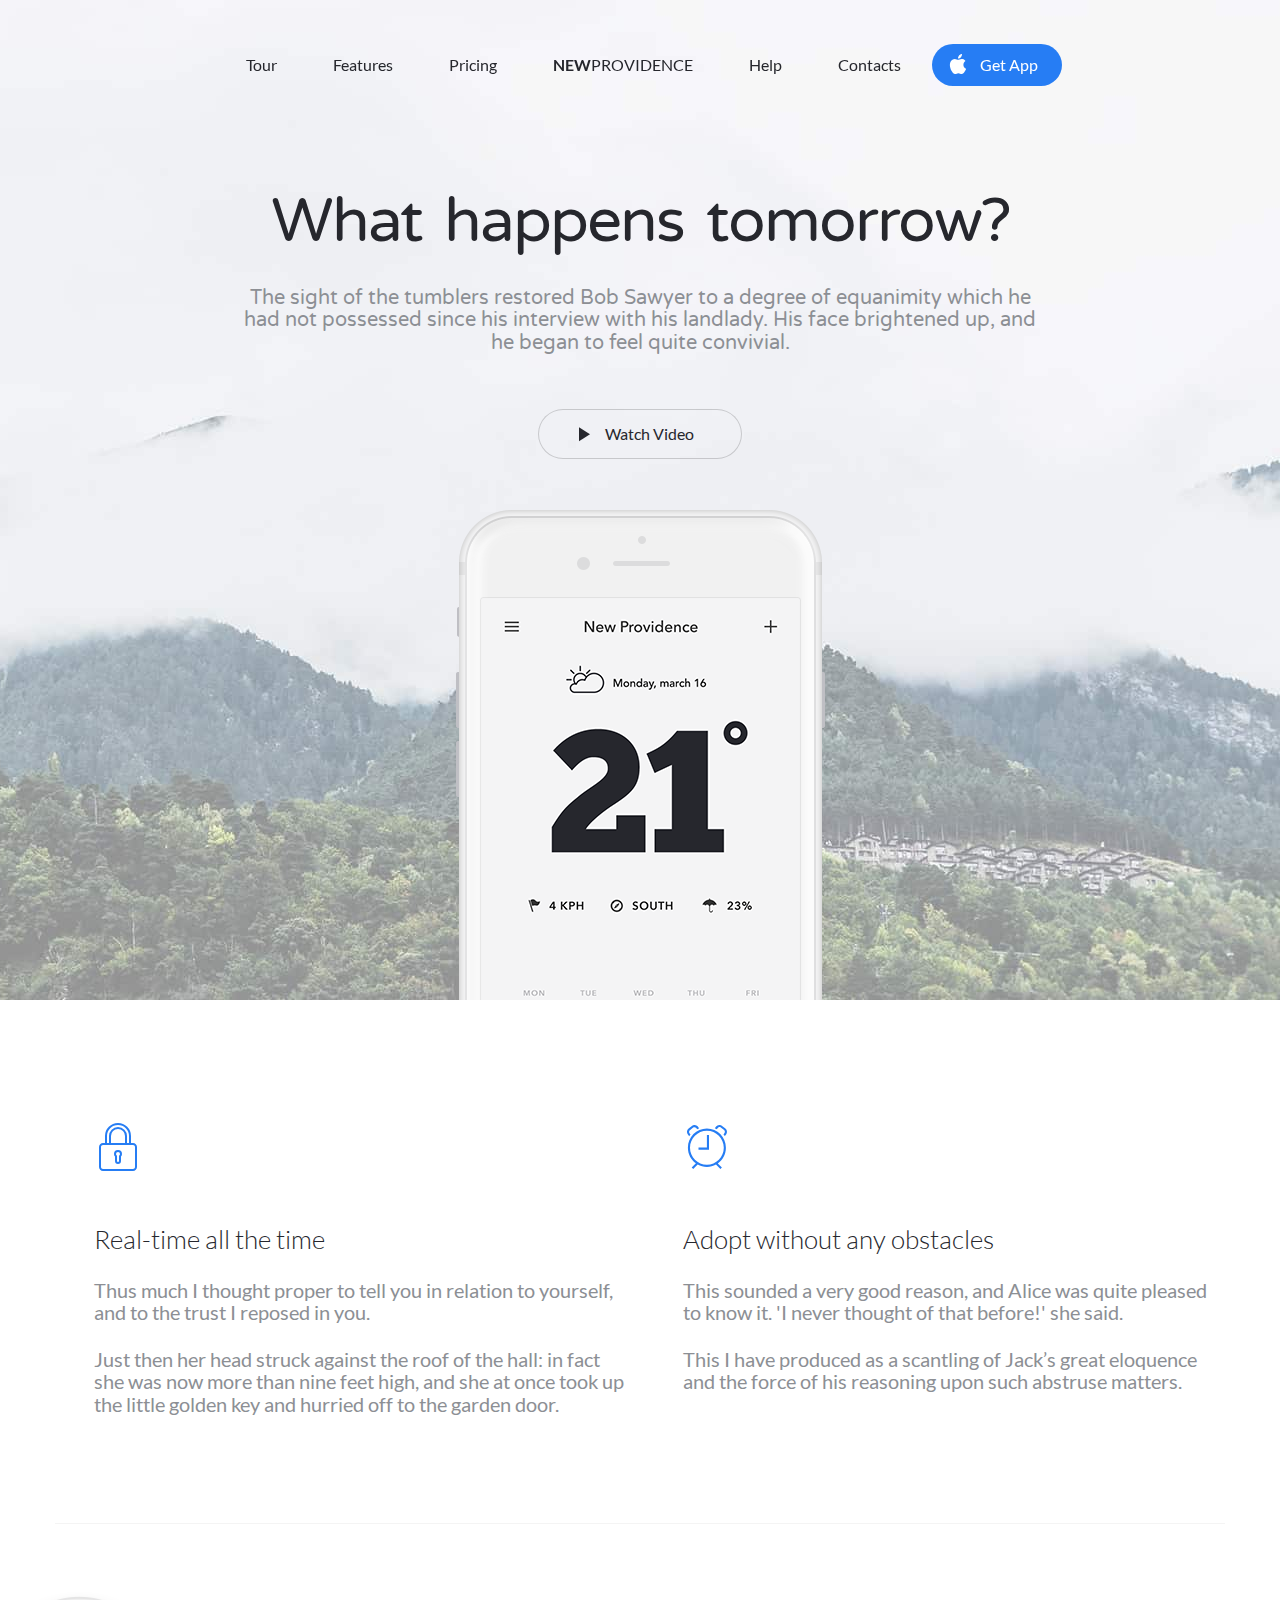
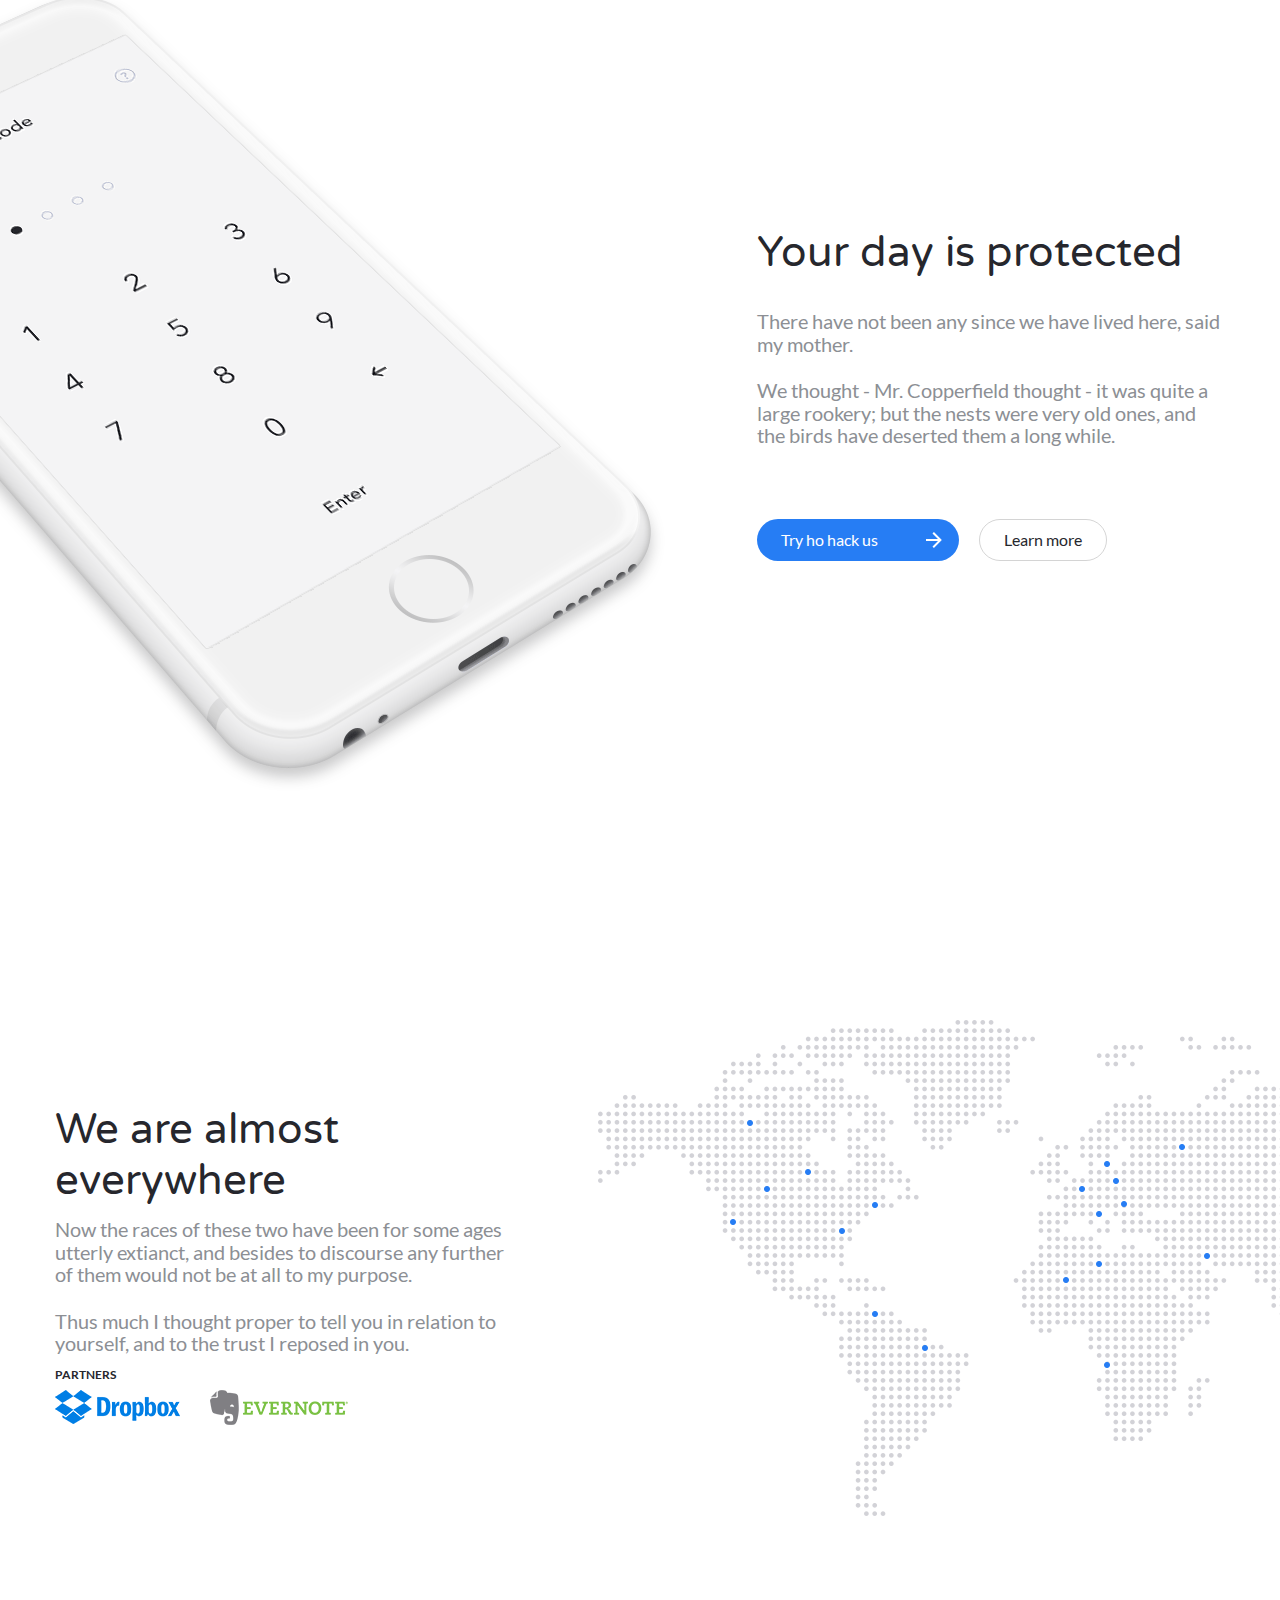
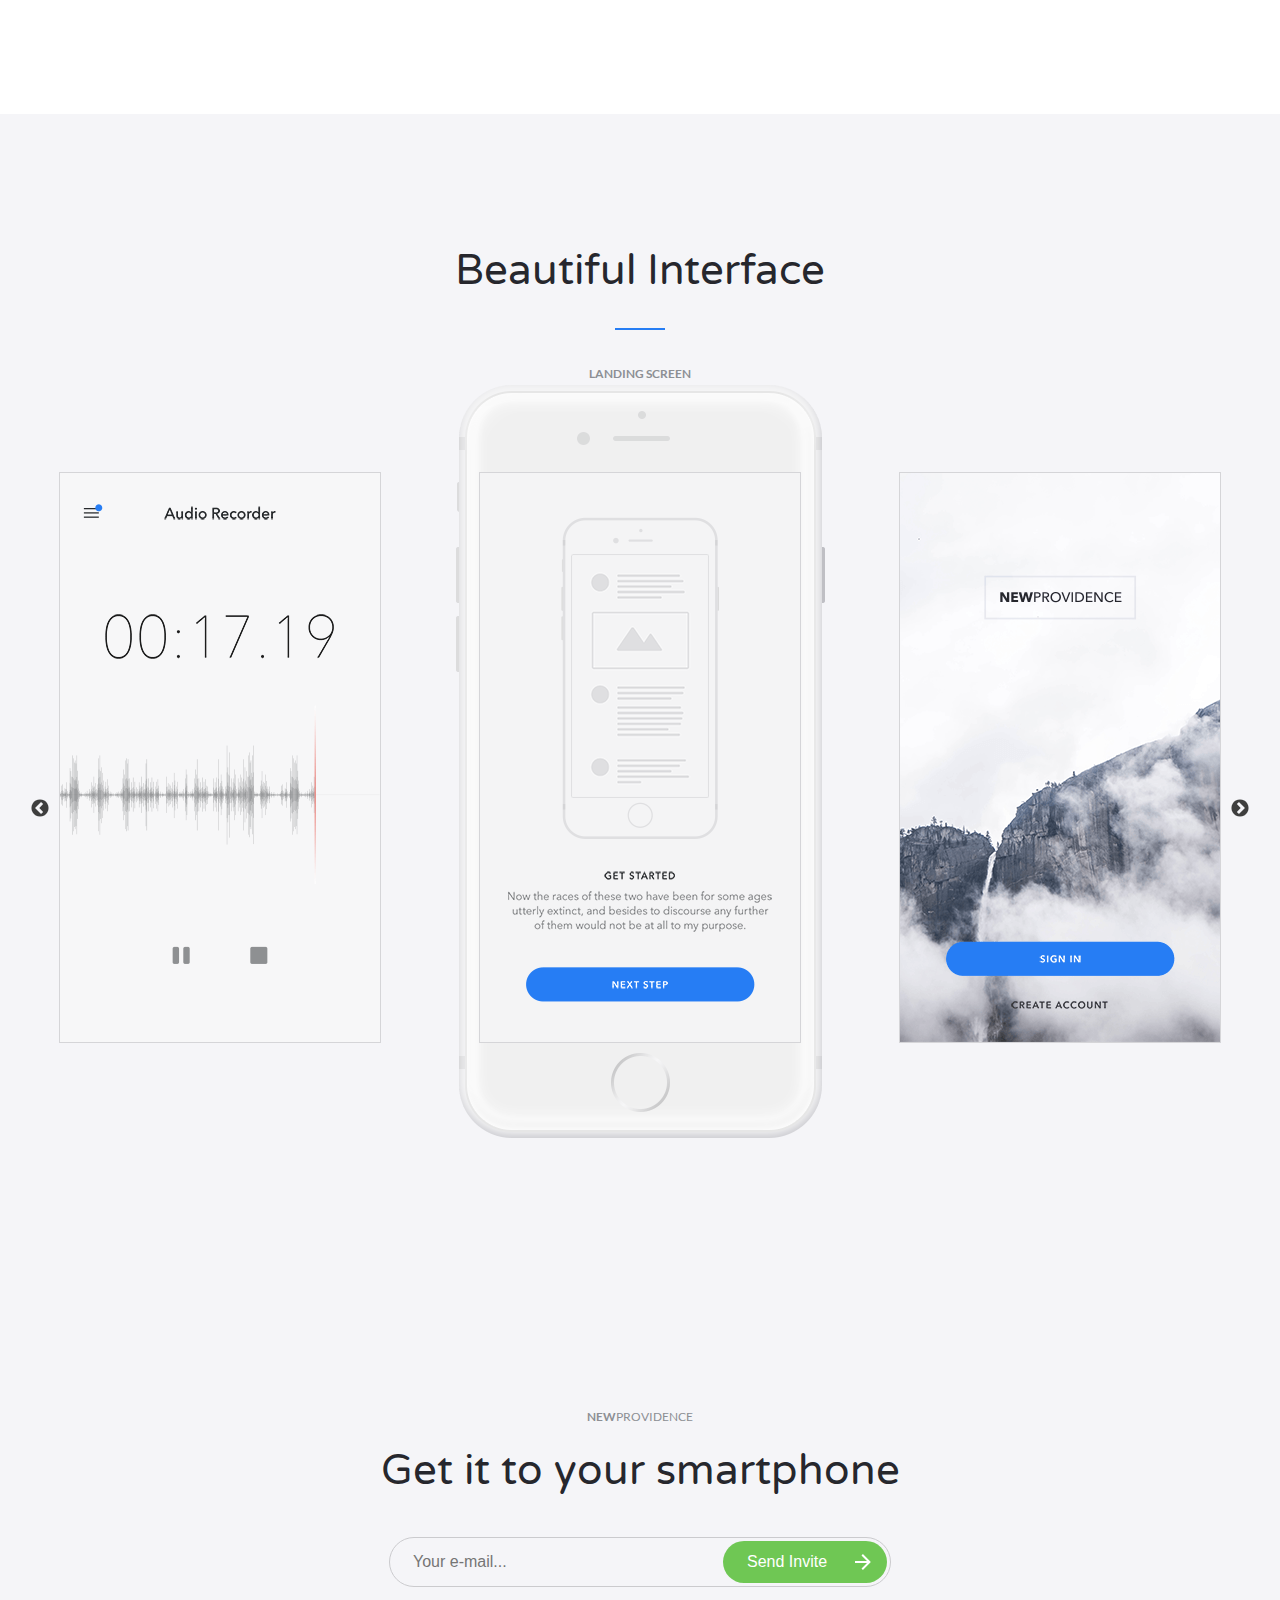
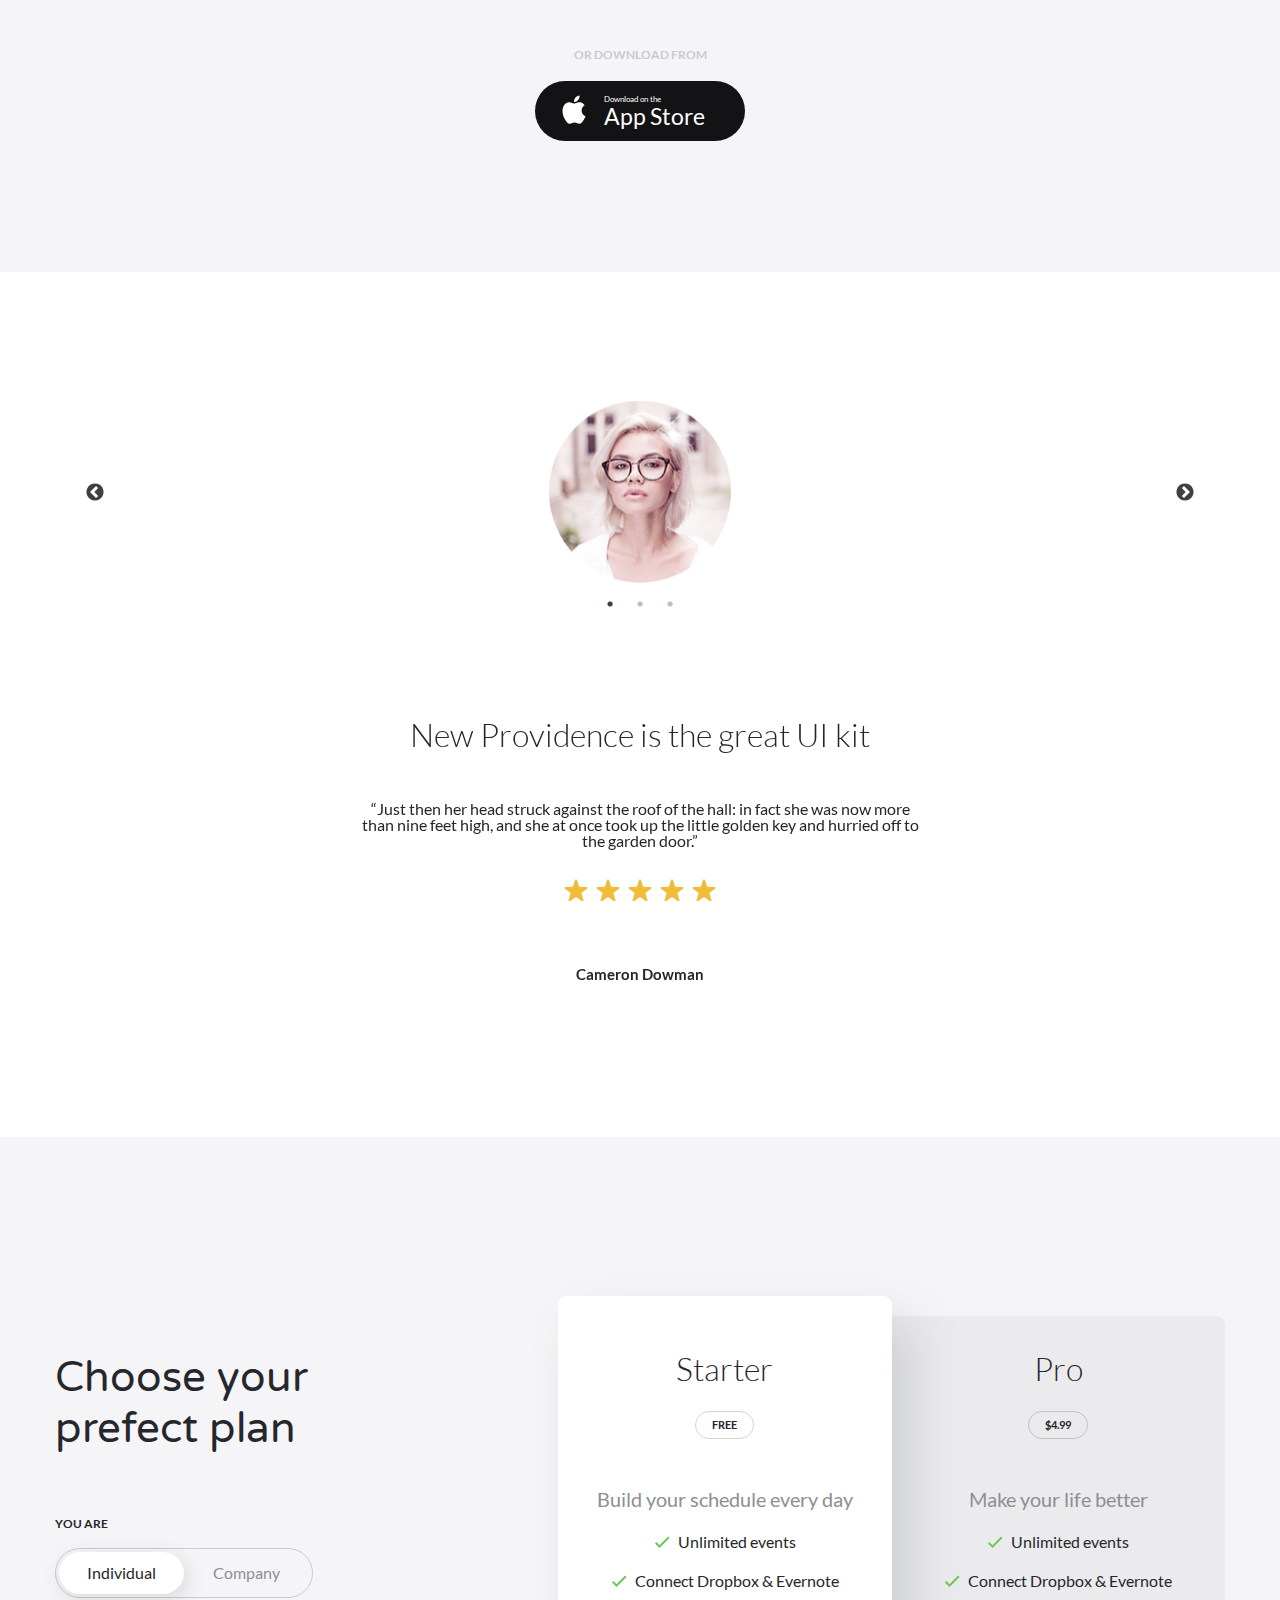
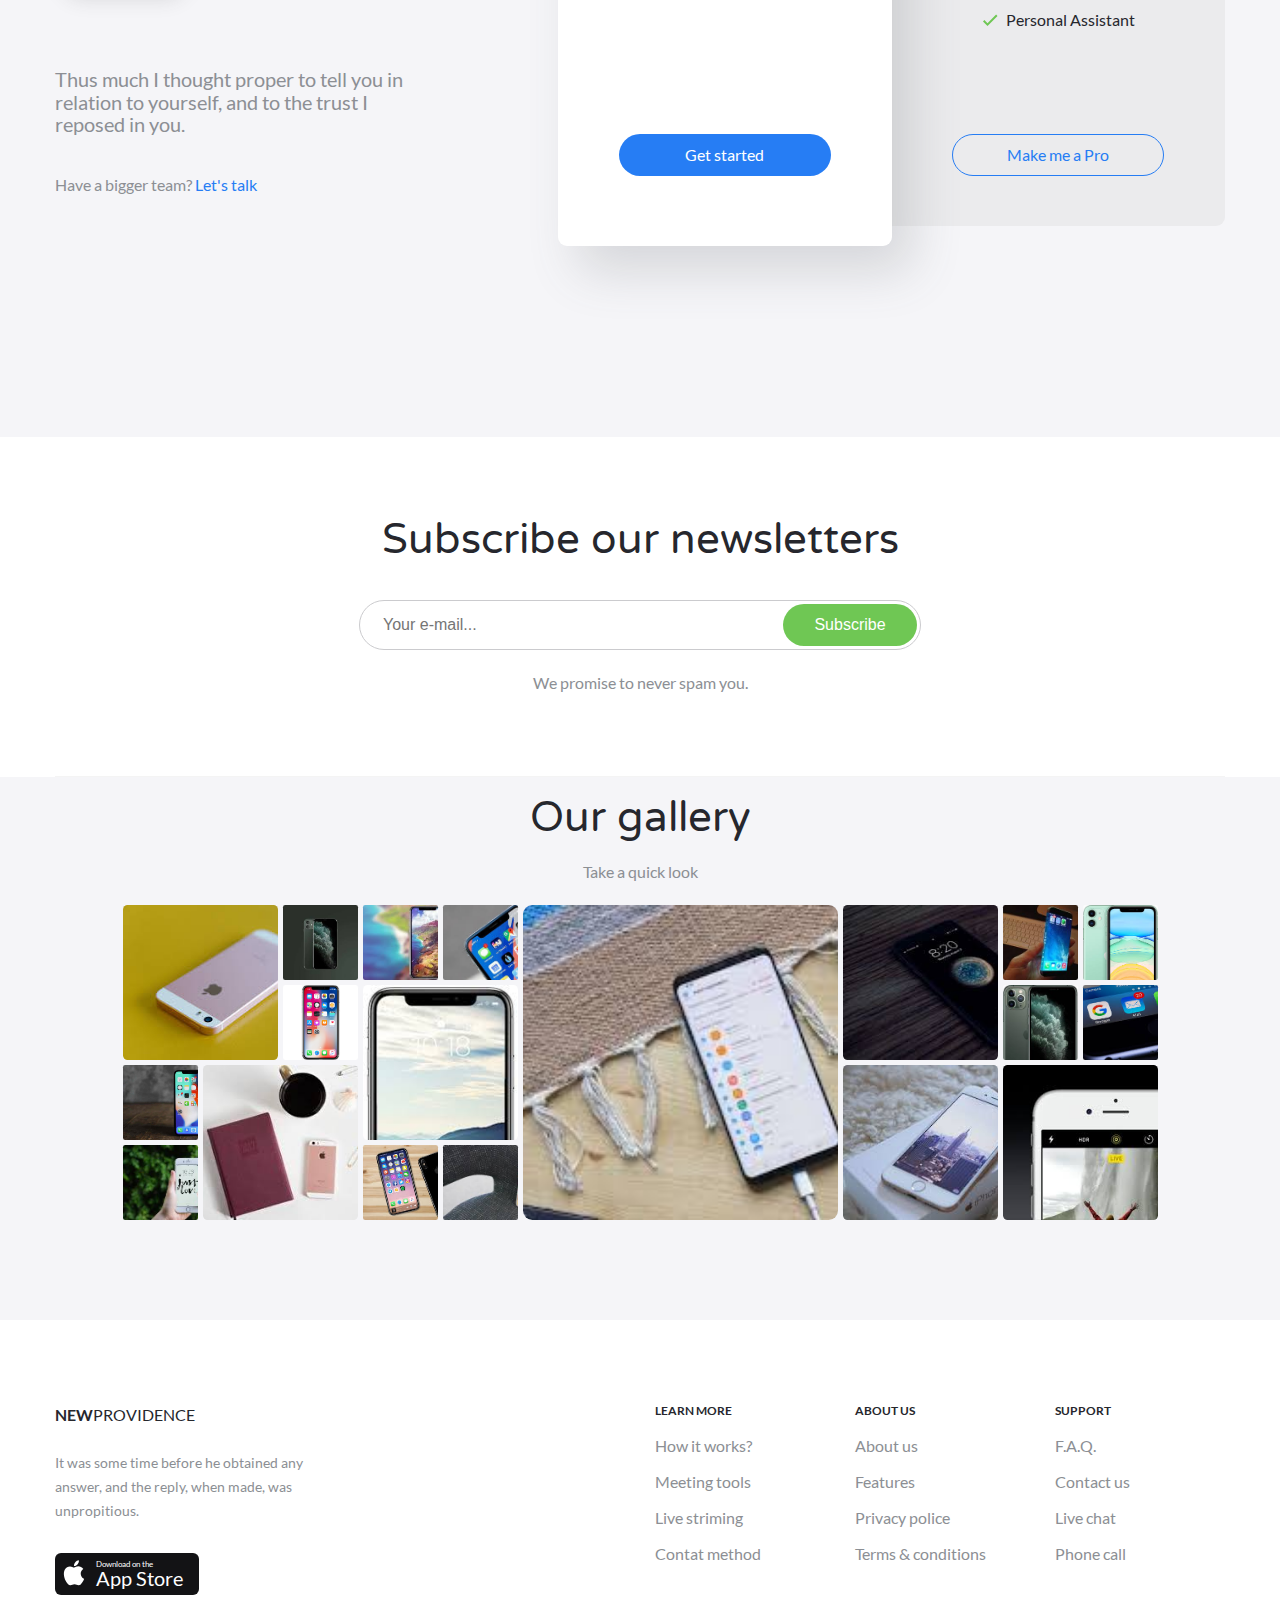
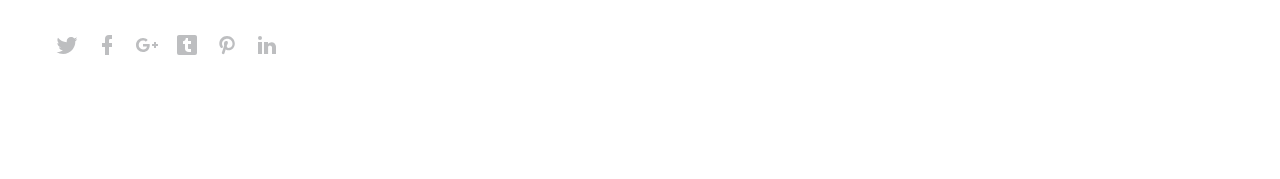
<file: index.html>
﻿<!DOCTYPE html>
<html lang="en">

<head>
    <meta charset="utf-8">
    <meta name="viewport" content="width=device-width, initial-scale=1.0, user-scalable=no">
    <title>New Providence</title>
    <link rel="shortcut icon" href="./media/ic_apple_white.png" />
    <link rel="stylesheet" href="./css/styles.css">
    <link rel="stylesheet" href="./css/slick.css">
    <link rel="stylesheet" href="./css/slick-theme.css">
</head>

<body>
    <header>
        <div class="header-container">
            <div class="container">
                <a class="menu-icon"></a>
                <img src="./media/logo.png" class="logotype" alt="logotype">
                <div class="menu-container">
                    <a class="menu-close"></a>
                    <nav>
                        <ul class="header-menu">
                            <li>
                                <a href="#tour">Tour</a>
                            </li>
                            <li>
                                <a href="#features">Features</a>
                            </li>
                            <li>
                                <a href="#plan">Pricing</a>
                            </li>
                            <li>
                                <a class="logo" href="/">New<span>Providence</span></a>

                            </li>
                            <li>
                                <a href="#">Help</a>
                            </li>
                            <li>
                                <a href="#">Contacts</a>
                            </li>
                        </ul>
                    </nav>
                    <a href="#" class="round-button round-button_blue round-button_apple">Get App</a>
                </div>
            </div>
        </div>
    </header>
    <main>
        <section>
            <div class="top-description">
                <div class="container">
                    <h2 class="top-description__title">What happens tomorrow?</h2>
                    <p class="top-description__subtitle">
                        The sight of the tumblers restored Bob Sawyer to a degree of equanimity which he had not
                        possessed since his interview with his landlady. His face brightened up, and he began to
                        feel quite convivial.
                    </p>
                    <a href="#" class="round-button round-button_play">Watch Video</a>
                    <img src="./media/header_iphone.png" class="top-description__image" alt="header-iphone">
                </div>
            </div>
        </section>
        <section>
            <div class="container feature-container">
                <div class="feature-column">
                    <img src="./media/ic_lock_blue_48px.svg" alt="lock-icon">
                    <h3 class="feature-column__title feature-column__title_lock">
                        Real-time all the time
                    </h3>
                    <p class="feature-column__text">
                        Thus much I thought proper to tell you in relation to yourself, and to the trust I
                        reposed in you.
                    </p>
                    <p class="feature-column__text">
                        Just then her head struck against the roof of the hall: in fact she was now more than
                        nine feet high, and she at once took up the little golden key and hurried off to the
                        garden door.
                    </p>
                </div>
                <div class="feature-column">
                    <img src="./media/ic_alarm_clock_blue_48px.svg" alt="clock-icon">
                    <h3 class="feature-column__title feature-column__title_alarm">
                        Adopt without any obstacles
                    </h3>
                    <p class="feature-column__text">
                        This sounded a very good reason, and Alice was quite pleased to know it. 'I never
                        thought of that before!' she said.
                    </p>
                    <p class="feature-column__text">
                        This I have produced as a scantling of Jack’s great eloquence and the force of his
                        reasoning upon such abstruse matters.
                    </p>
                </div>
            </div>
        </section>
        <section id="features">
            <div class="iphone-feature">
                <div class="container">
                    <div class="iphone-feature__block">
                        <h3 class="iphone-feature__title">
                            Your day is protected
                        </h3>
                        <p class="iphone-feature__text">
                            There have not been any since we have lived here, said my mother.
                        </p>
                        <p class="iphone-feature__text iphone-feature__text_bottom-space">
                            We thought - Mr. Copperfield thought - it was quite a large rookery; but the nests were
                            very old ones, and the birds have deserted them a long while.
                        </p>
                        <a class="round-button round-button_blue iphone-feature__button iphone-feature__button_wide"
                            href="#">
                            <span class="iphone-feature__arrow-icon"></span>Try ho hack us
                        </a><a class="round-button iphone-feature__button" href="#">Learn more</a>
                    </div>
                </div>
            </div>
        </section>
        <section>
            <div class="map-feature">
                <div class="container">
                    <div class="map-feature__block">
                        <h3 class="map-feature__title">
                            We are almost everywhere
                        </h3>
                        <p class="map-feature__text">
                            Now the races of these two have been for some ages utterly extianct, and besides to
                            discourse any further of them would not be at all to my purpose.
                        </p>
                        <p class="map-feature__text">
                            Thus much I thought proper to tell you in relation to yourself, and to the trust I
                            reposed in you.
                        </p>
                        <h6>
                            Partners
                        </h6>
                        <a class="partner-dropbox" href="#" target="_blank" rel="nofollow">
                        </a><a class="partner-evernote" href="#" target="_blank" rel="nofollow"></a>
                    </div>
                </div>
            </div>
        </section>
        <section id="tour">
            <div class="iphone-screens">
                <div class="container">
                    <h3 class="iphone-screens__title">Beautiful Interface</h3>
                    <p class="iphone-screens__subtitle">
                        Landing screen
                    </p>
                </div>
                <img src="./media/iphoneFrame.png" alt="iphone-without-screen" class="interface__frame">
                <div class="interface__slider center">
                    <div class="">
                        <img src="./media/Screen1.png" alt="screenshot-1" class="interface__img">
                    </div>
                    <div class="">
                        <img src="./media/Screen2.png" alt="screenshot-2" class="interface__img">
                    </div>
                    <div class="">
                        <img src="./media/ScreenMain.png" alt="screenshot-3" class="interface__img">
                    </div>
                    <div class="">
                        <img src="./media/Screen3.png" alt="screenshot-4" class="interface__img">
                    </div>
                    <div class="">
                        <img src="./media/Screen4.png" alt="screenshot-5" class="interface__img">
                    </div>
                </div>
            </div>
        </section>
        <section>
            <div class="invitation-block">
                <div class="container">
                    <div class="logo invitation-block__logo">New<span>Providence</span></div>
                    <h3 class="invitation-block__title">
                        Get it to your smartphone
                    </h3>
                    <form method="post" action="/" class="invitation-form">
                        <button type="submit" class="round-button round-button_green invitation-form__button">
                            Send<span>&nbsp;Invite</span>
                            <span class="invitation-form__button-arrow"></span>
                        </button>
                        <input type="email" name="address" class="invitation-form__field" maxlength="50"
                            placeholder="Your e-mail..." required>
                    </form>
                    <p class="invitation-block__divider-text">Or download from</p>
                    <a href="#" rel="nofollow" class="round-button round-button_app-store">
                        <span>Download on the</span>App Store
                    </a>
                </div>
            </div>
        </section>
        <section class="feedback" id="feedback">
            <div class="container">
                <div class="slider-nav">
                    <div class="">
                        <img src="./media/user1.jpg" alt="user photo" class="feedback__img">
                    </div>
                    <div class="">
                        <img src="./media/user3.jpg" alt="user photo" class="feedback__img">
                    </div>
                    <div class="">
                        <img src="./media/user2.jpg" alt="user photo" class="feedback__img">
                    </div>
                </div>
                <div class="slider-for">
                    <div>
                        <p class="feedback__title">
                            New Providence is the great UI kit
                        </p>
                        <p class="feedback__content">
                            “Just then her head struck against the roof of the hall: in fact she was now more than nine
                            feet high, and she at once took up the little golden key and hurried off to the garden
                            door.”
                        </p>
                        <img src="./media/Stars.png" alt="Stars" class="stars-img">
                        <p class="feedback__sign">
                            Cameron Dowman
                        </p>
                    </div>
                    <div>
                        <p class="feedback__title">
                            New Providence is the great UI kit
                        </p>
                        <p class="feedback__content">
                            “impus the little golden key and hurried off to the garden door.”
                        </p>
                        <img src="./media/Stars.png" alt="Stars" class="stars-img">
                        <p class="feedback__sign">
                            Cameron ASAD
                        </p>
                    </div>
                    <div>
                        <p class="feedback__title">
                            New Providence is the great UI kit
                        </p>
                        <p class="feedback__content">
                            “Lorem ipsum dolor sit amet, consectetur adipisicing elit. Sapiente vitae possimus provident
                            vel, repellendus voluptas, a vero earum soluta quas cumque perferendis, voluptate ipsam in
                            dolores saepe iure esse quos.”
                        </p>
                        <img src="./media/Stars.png" alt="Stars" class="stars-img">
                        <p class="feedback__sign">
                            Cameron POW
                        </p>
                    </div>
                </div>
            </div>
        </section>
        <section id="plan">
            <div class="plan-container">
                <div class="container">
                    <div class="plan-text">
                        <h3 class="plan-text__title">
                            Choose your prefect plan
                        </h3>
                        <p class="plan-text__subtitle">
                            You are
                        </p>
                        <div class="plan-text__switch">
                            <a class="plan-text__switch-button round-button round-button_white">Individual</a>
                            <a
                                class="plan-text__switch-button round-button round-button_white round-button_disabled">Company</a>
                        </div>
                        <p class="plan-text__description">
                            Thus much I thought proper to tell you in relation to yourself, and to the trust I
                            reposed in you.
                        </p>
                        <p class="plan-text__additional">
                            <small>
                                Have a bigger team? <a href="#">Let's talk</a>
                            </small>
                        </p>
                    </div>
                    <div class="plan-items">
                        <div class="plan-item plan-primary">
                            <article>
                                <h4 class="plan-item__title">
                                    Starter
                                </h4>
                                <p class="plan-item__price">
                                    Free
                                </p>
                                <p class="plan-item__description">
                                    Build your schedule every day
                                </p>
                                <ul class="plan-item__feature-list">
                                    <li>
                                        <p class="plan-item__feature-item">
                                            Unlimited events
                                        </p>
                                    </li>
                                    <li>
                                        <p class="plan-item__feature-item">
                                            Connect Dropbox & Evernote
                                        </p>
                                    </li>
                                </ul>
                                <a class="round-button round-button_blue plan-item__button" href="#">
                                    Get started
                                </a>
                            </article>
                        </div>
                        <div class="plan-item plan-secondary">
                            <h4 class="plan-item__title">
                                Pro
                            </h4>
                            <p class="plan-item__price">
                                $4.99
                            </p>
                            <p class="plan-item__description">
                                Make your life better
                            </p>
                            <ul class="plan-item__feature-list">
                                <li>
                                    <p class="plan-item__feature-item">
                                        Unlimited events
                                    </p>
                                </li>
                                <li>
                                    <p class="plan-item__feature-item">
                                        Connect Dropbox & Evernote
                                    </p>
                                </li>
                                <li>
                                    <p class="plan-item__feature-item">
                                        Personal Assistant
                                    </p>
                                </li>
                            </ul>
                            <a class="round-button round-button_thin-blue plan-item__button" href="#">
                                Make me a Pro
                            </a>
                        </div>
                    </div>
                </div>
            </div>
        </section>
        <section>
            <div class="container subscribe-container">
                <h3 class="subscribe-title">
                    Subscribe our newsletters
                </h3>
                <form method="post" action="/" class="subscribe-form">
                    <button type="submit" class="round-button round-button_green subscribe-form__button">
                        Subscribe
                    </button>
                    <input type="email" name="address" class="subscribe-form__field" maxlength="50"
                        placeholder="Your e-mail..." required>
                </form>
                <p class="subscribe-additional">
                    <small>
                        We promise to never spam you.
                    </small>
                </p>
            </div>
        </section>
        <section class="gallery-section">
            <h3 class="gallery-section-title">Our gallery</h3>
            <p class="gallery-section-subtitle">Take a quick look</p>
            <div class="container">
                <div class="photo photo1"></div>
                <div class="photo photo2"></div>
                <div class="photo photo3"></div>
                <div class="photo photo4"></div>
                <div class="photo photo5"></div>
                <div class="photo photo6"></div>
                <div class="photo photo7"></div>
                <div class="photo photo8"></div>
                <div class="photo photo9"></div>
                <div class="photo photo10"></div>
                <div class="photo photo11"></div>
                <div class="photo photo12"></div>
                <div class="photo photo13"></div>
                <div class="photo photo14"></div>
                <div class="photo photo15"></div>
                <div class="photo photo16"></div>
                <div class="photo photo17"></div>
                <div class="photo photo18"></div>
                <div class="photo photo19"></div>
                <div class="photo photo20"></div>
            </div>
        </section>
    </main>
    <footer>
        <div class="container footer-container">
            <div class="footer-links__container">
                <div class="footer-links">
                    <h6 class="footer-links__title">
                        Learn more
                    </h6>
                    <ul class="footer-links__list">
                        <li>
                            <a href="#">How it works?</a>
                        </li>
                        <li>
                            <a href="#">Meeting tools</a>
                        </li>
                        <li>
                            <a href="#">Live striming</a>
                        </li>
                        <li>
                            <a href="#">Contat method</a>
                        </li>
                    </ul>
                </div>
                <div class="footer-links">
                    <h6 class="footer-links__title">
                        About us
                    </h6>
                    <ul class="footer-links__list">
                        <li>
                            <a href="#">About us</a>
                        </li>
                        <li>
                            <a href="#">Features</a>
                        </li>
                        <li>
                            <a href="#">Privacy police</a>
                        </li>
                        <li>
                            <a href="#">Terms & conditions</a>
                        </li>
                    </ul>
                </div>
                <div class="footer-links">
                    <h6 class="footer-links__title">
                        Support
                    </h6>
                    <ul class="footer-links__list">
                        <li>
                            <a href="#">F.A.Q.</a>
                        </li>
                        <li>
                            <a href="#">Contact us</a>
                        </li>
                        <li>
                            <a href="#">Live chat</a>
                        </li>
                        <li>
                            <a href="#">Phone call</a>
                        </li>
                    </ul>
                </div>
            </div>
            <div class="footer-description">
                <div class="logo">New<span>Providence</span></div>
                <p class="footer-description__text">
                    It was some time before he obtained any answer, and the reply, when made, was unpropitious.
                </p>
                <a href="#" rel="nofollow" class="footer-description__button">
                    <span>Download on the</span>App Store
                </a>
                <ul class="footer-description__socials">
                    <li>
                        <a href="#" class="footer-description__socials-twitter"></a>
                    </li>
                    <li>
                        <a href="#" class="footer-description__socials-facebook"></a>
                    </li>
                    <li>
                        <a href="#" class="footer-description__socials-gplus"></a>
                    </li>
                    <li>
                        <a href="#" class="footer-description__socials-tumblr"></a>
                    </li>
                    <li>
                        <a href="#" class="footer-description__socials-pinterest"></a>
                    </li>
                    <li>
                        <a href="#" class="footer-description__socials-linkedin"></a>
                    </li>
                </ul>
            </div>
        </div>
    </footer>
    <script src="js/jquery-3.4.1.min.js"></script>
    <script src="js/slick.js"></script>
    <script src="js/scripts.js"></script>
</body>

</html>
</file>
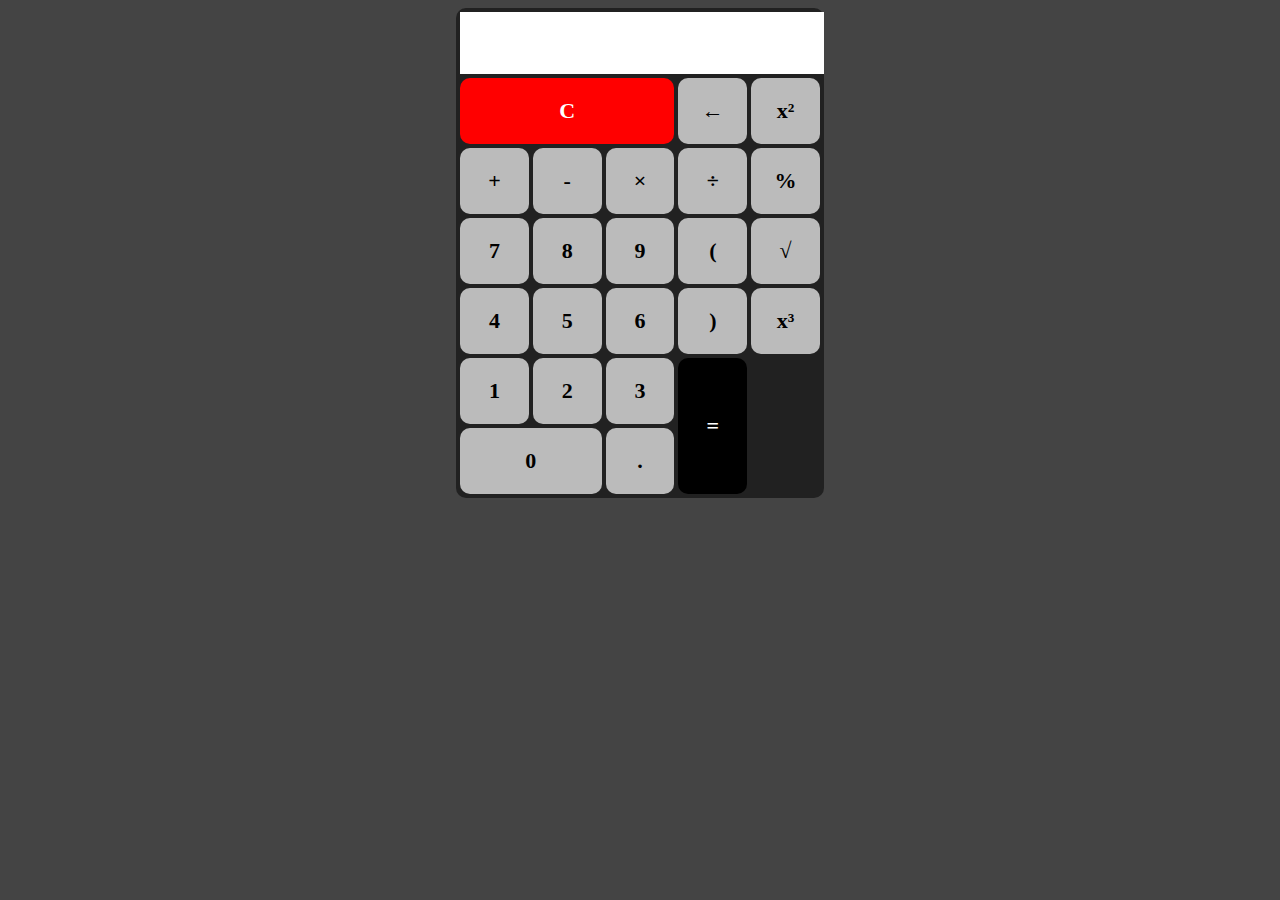
<file: calc/index.html>
<!DOCTYPE html>
<html lang="en">

<head>
    <meta charset="UTF-8">
    <meta name="viewport" content="width=device-width, initial-scale=1.0">
    <meta http-equiv="X-UA-Compatible" content="ie=edge">
    <link rel="stylesheet" href="./styles/main.css">
    <title>Document</title>
</head>

<body>
    <div class="container">
        <div class="item input">
            <form name="form"><input type="text" name="textview" readonly>
            </form>
        </div>
        <div class="item clean" onclick="clean()">C</div>
        <div class="item back" onclick="back()">&larr;</div>
        <div class="item" onclick="insert('**2')">x&sup2;</div>
        <div class="item" onclick="insert('+')">+</div>
        <div class="item" onclick="insert('-')">-</div>
        <div class="item" onclick="insert('*')">&times;</div>
        <div class="item" onclick="insert('/')">&divide;</div>
        <div class="item" onclick="insert('/100*')">%</div>
        <div class="item" onclick="insert('7')">7</div>
        <div class="item" onclick="insert('8')">8</div>
        <div class="item" onclick="insert('9')">9</div>
        <div class="item" onclick="insert('(')">(</div>
        <div class="item" onclick="insert('**0.5')">&radic;</div>
        <div class="item" onclick="insert('4')">4</div>
        <div class="item" onclick="insert('5')">5</div>
        <div class="item" onclick="insert('6')">6</div>
        <div class="item" onclick="insert(')')">)</div>
        <div class="item" onclick="insert('**3')">x&sup3;</div>
        <div class="item" onclick="insert('1')">1</div>
        <div class="item" onclick="insert('2')">2</div>
        <div class="item" onclick="insert('3')">3</div>
        <div class="item equal" onclick="equal()">=</div>
        <div class="item zero" onclick="insert('0')">0</div>
        <div class="item" onclick="insert('.')">.</div>
    </div>
    <script src="./script/main.js"></script>
</body>

</html>
</file>
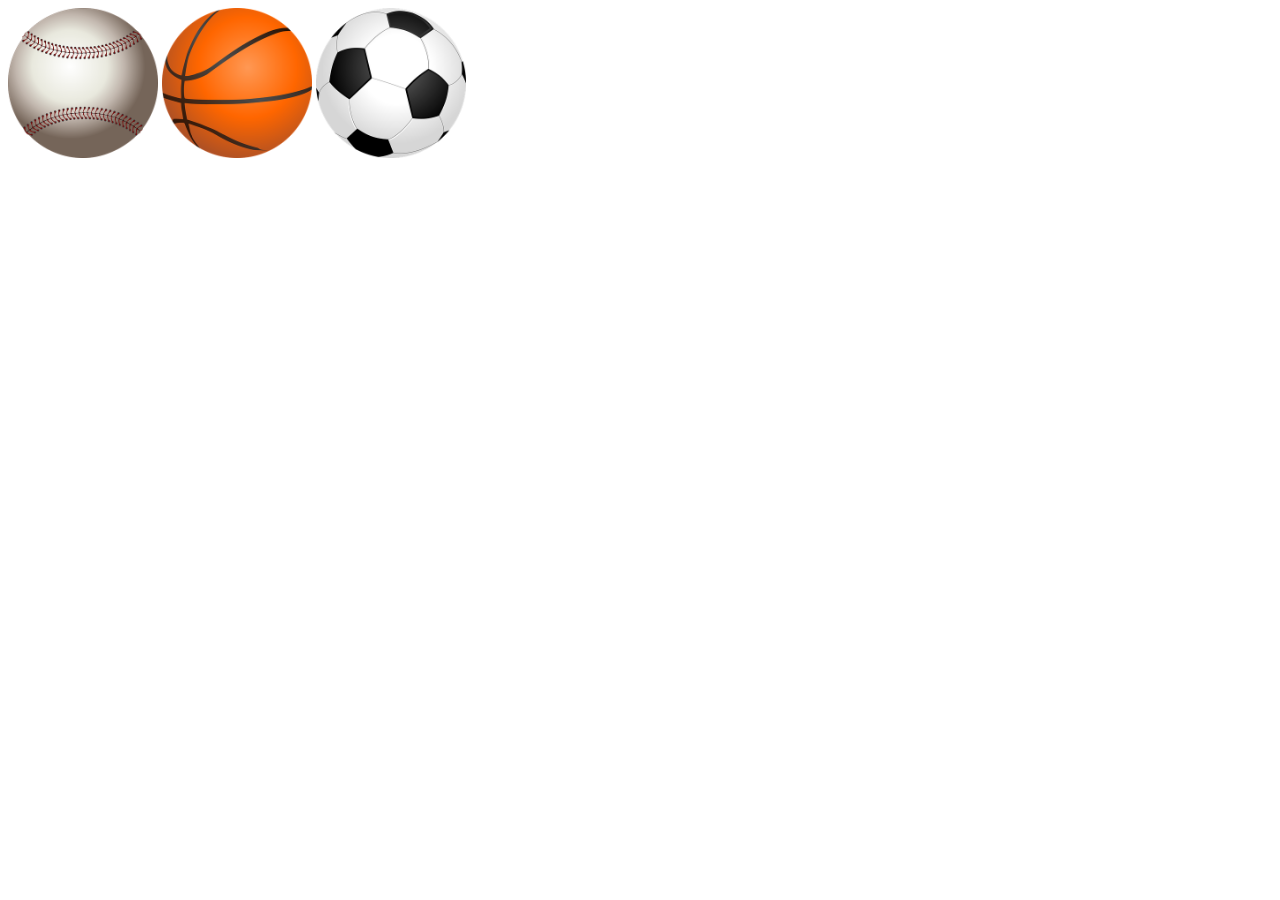
<file: druganddrop/index.html>
<!DOCTYPE html>
<html lang="en">
<head>
  <meta charset="UTF-8">
  <meta name="viewport" content="width=device-width, initial-scale=1.0">
  <meta http-equiv="X-UA-Compatible" content="ie=edge">
  <link rel="stylesheet" href="./main.css">
  <title>Document</title>
</head>
<body>
  <img src="./baseball.png" alt="">
  <img src="./basketball.png" alt="">
  <img src="./football.png" alt="">
  <script src="./main.js"></script>
</body>
</html>
</file>
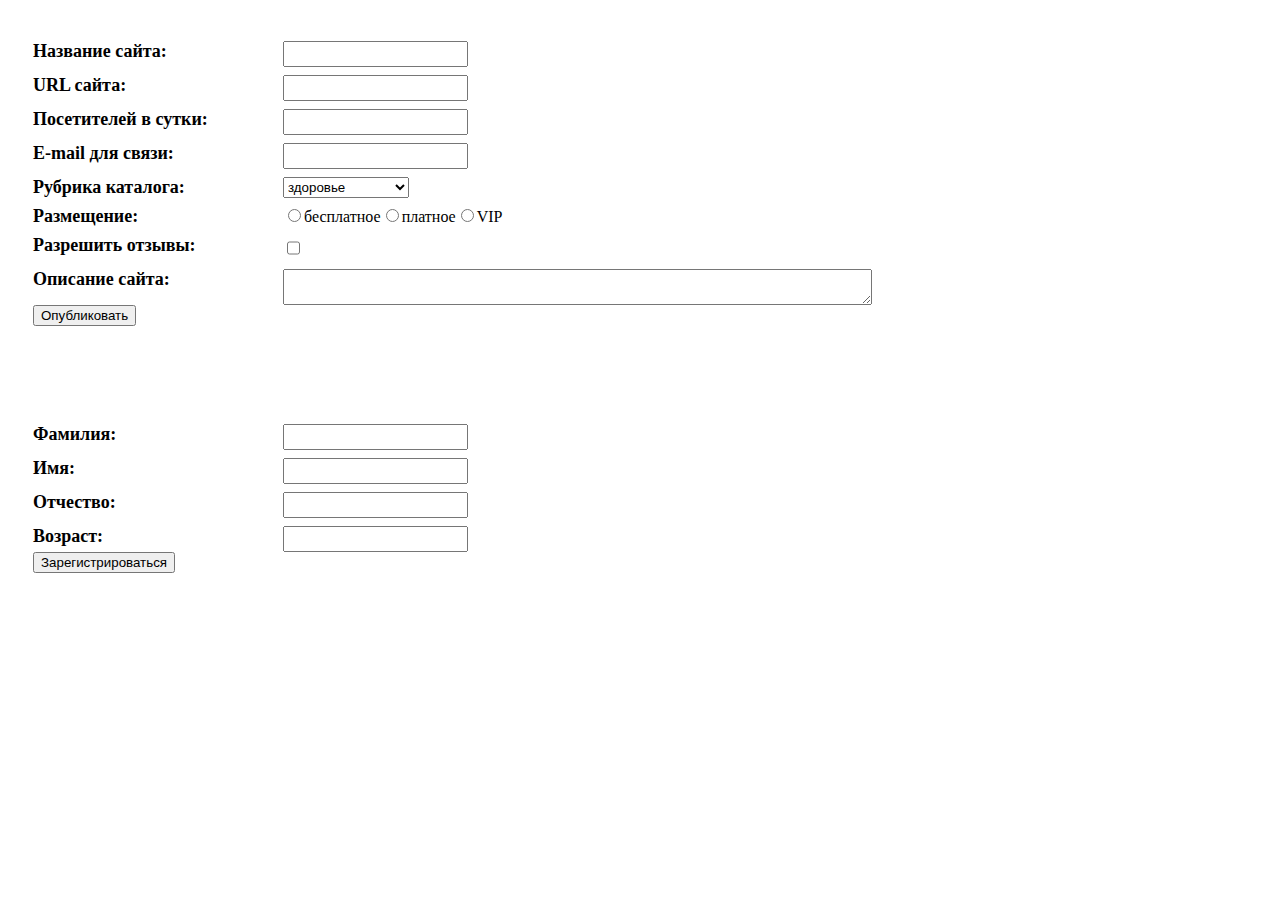
<file: formes/index.html>
<!DOCTYPE html>
<html lang="en">
<head>
  <meta charset="UTF-8">
  <meta name="viewport" content="width=device-width, initial-scale=1.0">
  <link rel="stylesheet" href="main.css">
  <title>Document</title>
</head>
<body>
  <form id="form1" action="http://fe.it-academy.by/TestForm.php" method= "GET" name="form1"></form>
  <form id="form2" action="http://fe.it-academy.by/TestForm.php" method= "POST" name="form2"></form>
  <script src="./main.js"></script>
</body>
</html>
</file>
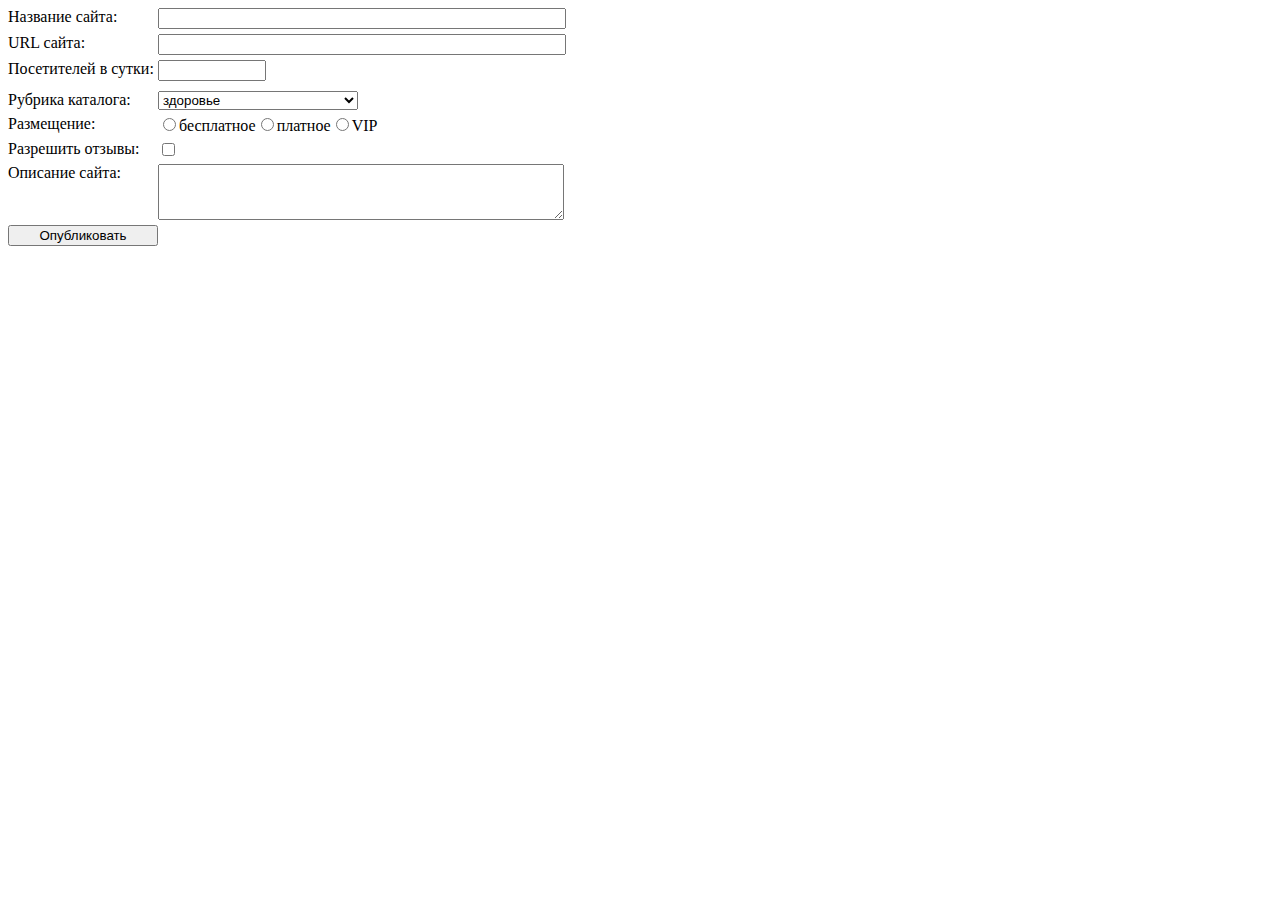
<file: formValid/index.html>
<!DOCTYPE html>
<html lang="en">
<head>
  <meta charset="UTF-8">
  <meta name="viewport" content="width=device-width, initial-scale=1.0">
  <link rel="stylesheet" href="main.css">
  <title>Document</title>
</head>
<body>
  <script src="./main.js"></script>
</body>
</html>
</file>
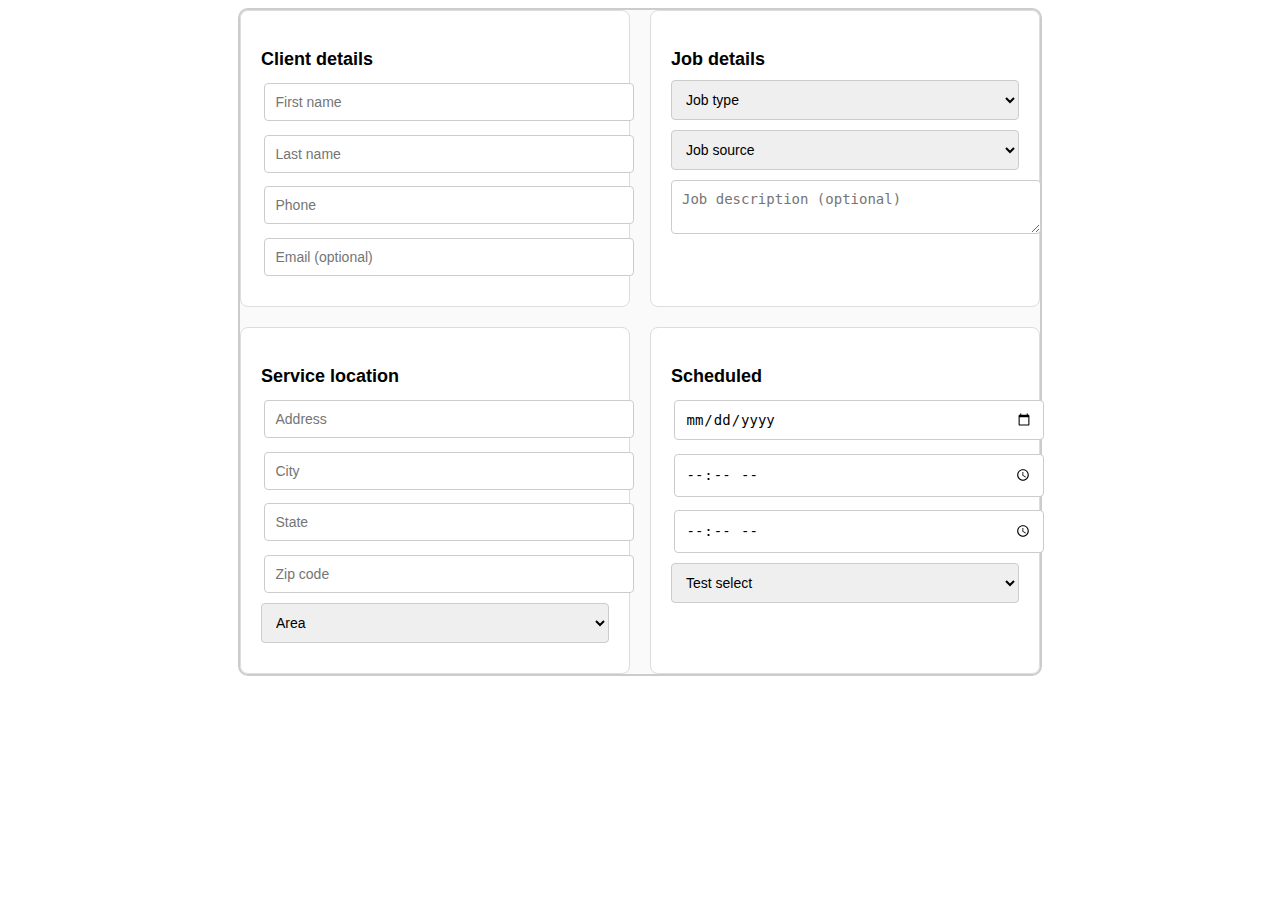
<file: test/form_page.html>
<!DOCTYPE html>
<html lang="en">

<head>
  <meta charset="UTF-8">
  <meta name="viewport" content="width=device-width, initial-scale=1.0">
  <link rel="stylesheet" href="./style.css">
  <title>Document</title>
</head>

<body>
  <div class="form-container">
    <div class="client-details">
      <h3>Client details</h3>
      <input type="text" placeholder="First name">
      <input type="text" placeholder="Last name">
      <input type="text" placeholder="Phone">
      <input type="email" placeholder="Email (optional)">
    </div>

    <div class="job-details">
      <h3>Job details</h3>
      <select>
        <option>Job type</option>
      </select>
      <select>
        <option>Job source</option>
      </select>
      <textarea placeholder="Job description (optional)"></textarea>
    </div>

    <div class="service-location">
      <h3>Service location</h3>
      <input type="text" placeholder="Address">
      <input type="text" placeholder="City">
      <input type="text" placeholder="State">
      <input type="text" placeholder="Zip code">
      <select>
        <option>Area</option>
      </select>
    </div>

    <div class="scheduled">
      <h3>Scheduled</h3>
      <input type="date" placeholder="Start date">
      <input type="time" placeholder="Start time">
      <input type="time" placeholder="End time">
      <select>
        <option>Test select</option>
      </select>
    </div>
  </div>
  
</body>

</html>
</file>
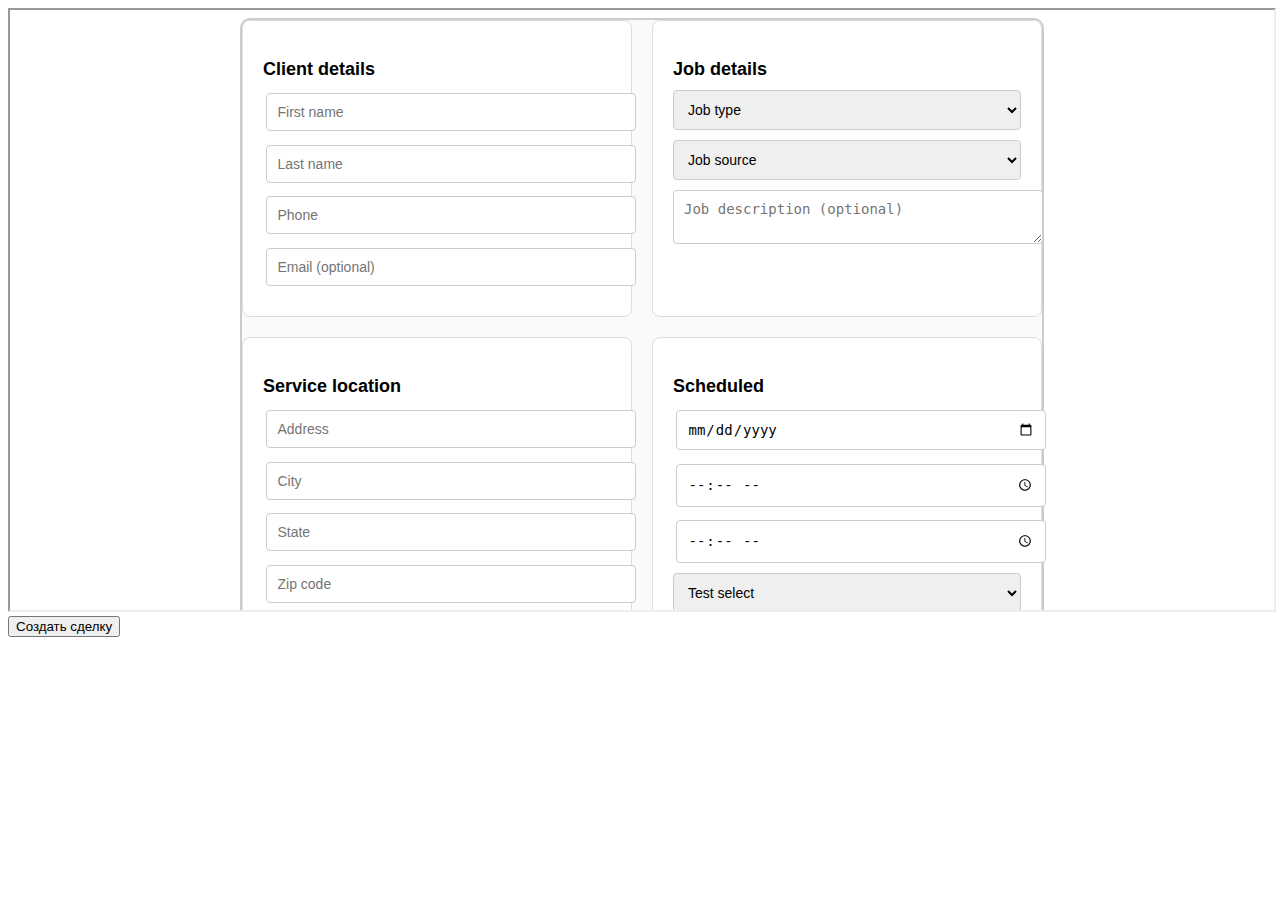
<file: test/iframe.html>
<!DOCTYPE html>
<html lang="en">
<head>
    <meta charset="UTF-8">
    <meta name="viewport" content="width=device-width, initial-scale=1.0">
    <title>Document</title>
</head>
<body>
    <iframe id="myIframe" src="form_page.html" width="100%" height="600px"></iframe>
    <button id="sendToPipedrive">Создать сделку</button>
    <script src="script.js"></script>
</body>
</html>
</file>
<file: calc/styles/main.css>
body {
    background-color: #444444;
    user-select: none;
}
.container {
    margin: 0 auto;
    display: grid;
    grid-template-columns: 1fr 1fr 1fr 1fr 1fr;
    grid-gap: 4px;
    background-color: #212121;
    padding: 4px;
    border-radius: 10px;
    max-width: 360px;
    font-family: "Tahoma";
}
.item{
background-color: #bbbbbb;
color: #000;
padding: 20px;
display: flex;
justify-content: center;
align-items: center;
font-size: 22px;
cursor: pointer;
font-weight: 900;
border-radius: 10px;
}
.item:hover {
    opacity: 0.5;
}
form {
    max-width: 100%;
}
input {
    width: 100%;
    height: 60px;
    border: none;
    font-size: 40px;
    outline: none;
    text-align: right;
}
.input {
    grid-column: 1/-1;
    padding: 0;
}
.clean {
    grid-column: 1/4;
    background-color: #ff0000;
    color: #fff;
}
.back {
    grid-column: 4;
}
.equal {
    grid-column: 4;
    grid-row: 6/8;
    background-color: #000;
    color: #fff;
}
.zero {
    grid-column: 1/3;
}
</file>
<file: druganddrop/main.css>
img {
  width: 150px;
}
</file>
<file: formes/main.css>
form {
    margin-bottom: 40px;
    padding: 25px;
}

.label {
    flex-basis: 250px;
    font-size: 18px;
    font-weight: bold;
}

.input {
    min-height: 20px;
}

.textarea {
    resize: vertical;
    width: 48%;
}

.div {
    display: flex;
    margin-top: 8px;
}
</file>
<file: formValid/main.css>
.wrong {
    border: 1px solid red;
}

.error-message {
    font-size: 16px;
    padding: 1px;
    margin: 0 auto;
    margin-left: 5px;
    border: 1px solid #ff0000;
    border-radius: 4px;
    color: #ff0000;
    background-color: #6be4607c;
}
form {  
    min-width: 550px;
    margin-bottom: 20px;
}

.form {
    display: grid;
    grid-template-columns: 150px auto 1fr;
	margin-bottom: 5px;
}

.form input[type="text"] {
	width: 400px;
}

.form input[type="number"] {
	width: 100px;
}

.form input[type="email"] {
    width: 200px;
}

.form select {
    width: 200px;
}

.form textarea {
    width: 400px;
    height: 50px;
}

.radio {
	grid-template-columns: 150px auto auto auto 1fr;
}
</file>
<file: test/style.css>
body {
    font-family: Arial, sans-serif;
}

.form-container {
    display: grid;
    grid-template-columns: repeat(2, 1fr);
    /* Две колонки одинакового размера */
    gap: 20px;
    /* Расстояние между блоками */
    max-width: 800px;
    /* Максимальная ширина формы */
    margin: 0 auto;
    /* Центрирование формы */
    border: 2px solid rgb(204, 204, 204);
    border-radius: 10px;
    background-color: #fafafa;
}

.form-container div {
    background-color: #fff;
    border: 1px solid #ddd;
    padding: 20px;
    border-radius: 8px;
}

.form-container h3 {
    margin-bottom: 10px;
    font-size: 18px;
}

.form-container input,
.form-container select,
.form-container textarea {
    width: 100%;
    /* Поля занимают всю ширину блока */
    margin-bottom: 10px;
    padding: 10px;
    border: 1px solid #ccc;
    border-radius: 4px;
    font-size: 14px;
}
input {
    margin: 1%;
}
textarea {
    resize: vertical;
    /* Позволяет изменять высоту текстового поля */
}
</file>
<file: css/styles.css>
@import url("./reset.css");
@import url("./fonts.css");
* {
  outline: none;
  font-display: swap; }

html,
body {
  height: 100%;
  margin: 0;
  padding: 0;
  width: 100%; }

body {
  font-family: "Lato Regular", sans-serif;
  font-size: 16px; }

body,
.round-button,
.logo,
.invitation-form__field:focus {
  color: #26272d; }

.round-button.round-button_disabled,
.header-menu a,
.top-description__subtitle,
.feature-column__text,
.iphone-feature__text,
.map-feature__text,
.iphone-screens__subtitle,
.invitation-block__logo,
.invitation-form__field,
.customers__item-text,
.plan-text__description,
.plan-text__additional,
.plan-item__description,
.subscribe-additional,
.footer-links__list a,
.footer-description__text {
  color: #8c8f94; }

img {
  border: none;
  display: inline-block;
  max-width: 100%;
  vertical-align: top; }

button {
  cursor: pointer; }

h1,
h2,
h3,
h4,
h5,
.top-description__subtitle {
  font-family: "Varela Round", sans-serif; }

h3 {
  font-size: 32px; }

h6,
.iphone-screens__subtitle,
.invitation-block__divider-text,
.customers__item-author,
.plan-text__subtitle {
  font-size: 12px;
  font-family: "Lato Bold";
  text-transform: uppercase; }

.feature-column__title,
.customers__item-title,
.plan-item__title {
  font-family: "Lato Light", sans-serif; }

.logotype {
  display: inline-block;
  padding-top: 15px; }

a {
  color: #267df4;
  text-decoration: none; }

a:hover {
  text-decoration: none; }

.container {
  padding: 0 5%; }

.round-button,
.plan-item__price {
  border: 1px solid rgba(0, 0, 0, 0.17);
  border-radius: 21px;
  box-sizing: border-box;
  cursor: pointer;
  display: inline-block;
  font-size: 16px;
  line-height: 40px;
  height: 42px;
  padding: 0 24px;
  text-align: center;
  text-decoration: none; }

.round-button:hover {
  text-decoration: none;
  box-shadow: 0 0 10px rgba(0, 0, 0, 0.2);
  transition: background 0.7s ease 0.05s; }

.round-button_blue,
.round-button_green,
.round-button_white,
.round-button.round-button_disabled {
  line-height: 42px; }

.round-button_blue,
.round-button_green,
.round-button_app-store,
.footer-description__button {
  border: none;
  color: #fff;
  transition: background-color .3s; }

.round-button_blue {
  background-color: #267df4; }

.round-button_green {
  background-color: #6fc754; }

.round-button_white {
  background-color: #fff;
  border: none;
  box-shadow: 3px 5px 20px rgba(61, 61, 62, 0.15); }

.round-button_blue:hover,
.round-button_green:hover {
  background-color: #1565c0;
  color: #fff;
  text-decoration: none; }

.round-button_green:hover {
  background-color: #58ae3e; }

.round-button_white:hover {
  box-shadow: 2px 4px 8px rgba(61, 61, 62, 0.15);
  text-decoration: none; }

.round-button.round-button_disabled {
  background-color: transparent;
  border: none;
  box-shadow: none; }

.round-button.round-button_disabled:hover {
  text-decoration: none; }

.round-button_apple {
  background-image: url("../media/ic_apple_white.svg");
  background-position: 14px 50%;
  background-repeat: no-repeat;
  padding-left: 48px; }

.round-button_play {
  background-image: url("../media/ic_play_black.svg");
  background-position: 32px 50%;
  background-repeat: no-repeat;
  border-radius: 25px;
  line-height: 48px;
  height: 50px;
  padding-left: 66px;
  padding-right: 47px;
  margin: 21px auto; }

.round-button_app-store,
.footer-description__button {
  background: #131315 url("../media/ic_apple_white.svg") no-repeat 22px 50%;
  text-align: left; }

.round-button_app-store {
  background-size: 34px 34px;
  border-radius: 30px;
  font-size: 23px;
  line-height: 20px;
  height: 60px;
  padding: 11px 40px 0 69px; }

.round-button_app-store span,
.footer-description__button span {
  display: block;
  font-size: 8px;
  line-height: 14px; }

.round-button_app-store:hover,
.footer-description__button:hover {
  background-color: #323236;
  text-decoration: none; }

.round-button_thin-blue {
  border-color: #267df4;
  color: #267df4; }

.header-container {
  padding: 22px 0;
  position: fixed;
  transition: padding .3s, background-color .3s;
  width: 100%;
  z-index: 999;
  display: flex; }

.header-container_floating {
  background-color: #fff;
  box-shadow: 0px 5px 10px rgba(0, 0, 0, 0.1);
  padding: 10px 0; }

.logo {
  display: inline-block;
  font-size: 16px;
  font-family: "Lato Bold";
  line-height: 42px;
  height: 42px;
  text-decoration: none;
  text-transform: uppercase; }

.logo span {
  font-family: "Lato Regular"; }

.logo,
nav {
  vertical-align: top; }

.round-button_apple,
.round-button_play,
.menu-icon,
.menu-close,
.video-player__close .iphone-feature__arrow-icon,
.invitation-form__button {
  background-size: 24px 24px; }

.menu-icon,
.menu-close {
  cursor: pointer;
  display: block;
  float: left;
  height: 42px;
  margin-right: 16px;
  width: 42px; }

.menu-icon {
  background: url("../media/ic_menu_black.svg") no-repeat 50% 50%; }

.menu-close {
  background: url("../media/ic_close_white.svg") no-repeat 50% 50%;
  margin-right: 0;
  position: absolute;
  right: 0; }

.menu-container {
  background-color: #26272d;
  box-sizing: border-box;
  height: 100%;
  left: -100%;
  overflow-y: auto;
  padding: 20px;
  position: fixed;
  top: 0;
  transition: left .4s ease-in-out;
  width: 264px; }

.menu-container_opened {
  left: 0; }

.header-menu {
  list-style: none;
  margin: 0;
  padding: 0 0 16px; }

.header-menu a {
  display: inline-block;
  line-height: 42px;
  padding: 0 8px;
  text-decoration: none; }

.header-menu a:hover {
  color: #fff; }

.top-description {
  background: #f5f6f8 url("../media/bg1.jpg") no-repeat 50% 100%;
  padding-top: 134px;
  text-align: center;
  max-height: 809px;
  overflow: hidden; }

.top-description__title {
  font-size: 42px;
  margin: 0 auto; }

.top-description__subtitle {
  line-height: 22.4px;
  margin: 24px auto; }

.top-description__title,
.top-description__subtitle {
  margin-left: auto;
  margin-right: auto;
  max-width: 800px; }

.top-description__image {
  display: block;
  margin: 32px auto 0; }

.video-player {
  background: rgba(255, 255, 255, 0.9);
  box-sizing: border-box;
  height: 100%;
  padding: 16px;
  position: fixed;
  text-align: center;
  width: 100%;
  z-index: 1000; }

.video-player__block {
  box-sizing: border-box;
  display: inline-block;
  max-width: 720px;
  position: relative;
  vertical-align: middle;
  width: 100%; }

.video-player::before {
  content: '';
  display: inline-block;
  height: 100%;
  vertical-align: middle; }

.video-player__wrapper {
  background-color: #26272d;
  box-shadow: 0 12px 36px rgba(0, 0, 0, 0.15);
  height: 0;
  overflow: hidden;
  padding-bottom: 56.25%; }

.video-player__wrapper iframe,
.video-player__wrapper embed,
.video-player__wrapper object {
  height: 100%;
  position: absolute;
  left: 0;
  top: 0;
  width: 100%; }

.video-player__close {
  background: url("../media/ic_close_black.svg") no-repeat 50% 50%;
  cursor: pointer;
  display: inline-block;
  height: 32px;
  opacity: .7;
  position: absolute;
  right: 0;
  margin-top: -32px;
  width: 32px; }

.video-player__close:hover {
  opacity: 1; }

.feature-container,
.subscribe-container {
  border-bottom: 1px solid #f4f4f4; }

.feature-container {
  overflow: hidden;
  padding: 56px 16px; }

.feature-column {
  margin-left: 39px; }

.feature-column__title {
  font-size: 26px;
  line-height: 32px;
  margin: 0;
  padding: 12px 0; }

.feature-column__text,
.iphone-feature__text,
.map-feature__text,
.customers__item-text,
.plan-text__description,
.plan-item__description {
  line-height: 22.4px;
  margin: 0;
  padding: 12px 0; }

.iphone-feature > .content {
  text-align: right; }

.iphone-feature {
  padding: 56px 0 0; }

.iphone-feature__block,
.map-feature__block {
  line-height: normal;
  box-sizing: border-box;
  display: inline-block;
  text-align: left;
  vertical-align: middle; }

.iphone-feature__title {
  margin: 0 0 20px; }

.iphone-feature__text_bottom-space {
  padding-bottom: 30px; }

.iphone-feature__button {
  margin-top: 12px;
  margin-right: 20px;
  text-align: left; }

.iphone-feature__button_wide {
  padding-right: 4px;
  width: 202px; }

.iphone-feature__arrow-icon {
  background: url("../media/ic_arrow_right_white.svg") no-repeat 50% 50%;
  display: block;
  float: right;
  height: 42px;
  width: 42px; }

.map-feature {
  padding: 72px 0; }

.partner-dropbox,
.partner-evernote {
  display: inline-block;
  background: url("../media/partners.png") no-repeat;
  height: 35px;
  margin: 8px 30px 8px 0;
  width: 125px; }

.partner-evernote {
  background-position: 0 -35px;
  width: 138px; }

.partner-dropbox:hover,
.partner-evernote:hover {
  opacity: .75; }

.iphone-screens,
.invitation-block,
.plan-container,
.gallery-section {
  background-color: #f5f5f8; }

.iphone-screens,
.invitation-block {
  padding: 86px 0 51px;
  text-align: center; }

.iphone-screens__title {
  margin: 0 0 38px; }

.iphone-screens__title::after {
  background-color: #267df4;
  content: '';
  display: block;
  height: 2px;
  margin: 36px auto 0;
  width: 50px; }

.iphone-screens__subtitle,
.customers__item-author {
  margin: 0; }

.invitation-block {
  padding: 38px 0 60px; }

.invitation-block__logo {
  font-size: 12px; }

.invitation-block__title {
  margin: 12px 0 45px; }

.invitation-form,
.plan-text__switch,
.subscribe-form {
  border: 1px solid #cbcbce;
  border-radius: 25px;
  box-sizing: border-box;
  height: 50px;
  padding: 3px;
  position: relative; }

.invitation-form {
  margin: 0 auto;
  max-width: 502px; }

.invitation-form__button,
.subscribe-form__button {
  padding-right: 12px;
  position: absolute;
  right: 3px;
  text-align: left;
  width: 112px; }

.invitation-form__button span:first-child {
  display: none; }

.interface__slider {
  display: flex;
  overflow: hidden;
  position: relative;
  padding-bottom: 100px; }

.interface__img {
  margin: 92px auto;
  border: 1px solid #d5d5d8; }

.interface__frame {
  position: absolute;
  pointer-events: none;
  left: 50%;
  margin-left: -186.5px; }

.invitation-form__button-arrow {
  background: url("../media/ic_arrow_right_white.svg") no-repeat 50% 50%;
  display: block;
  float: right;
  height: 42px;
  width: 24px; }

.invitation-form__field,
.subscribe-form__field {
  background: none;
  border: none;
  box-sizing: border-box;
  font-size: 16px;
  height: 42px;
  line-height: 42px;
  padding: 0 124px 0 20px;
  width: 100%; }

.invitation-block__divider-text {
  color: #c9c9ce;
  margin: 32px 0 20px; }

.feedback {
  padding: 125px 0;
  text-align: center; }

.slider-nav {
  position: relative; }

.feedback__img {
  width: 130px;
  height: 130px;
  border-radius: 50%;
  display: block;
  margin: 0px auto; }

.feedback .slick-slide {
  opacity: 0.5; }

.feedback .slick-center {
  opacity: 1;
  transform: scale(1.4); }

.feedback .slick-track {
  margin: 30px 0; }

.feedback__title {
  color: #26272d;
  font-size: 32px;
  font-family: "Lato Light";
  margin-top: 70px;
  margin-bottom: 50px; }

.feedback__content {
  max-width: 570px;
  margin: 0 auto; }

.stars-img {
  display: block;
  margin: 30px auto 65px auto; }

.feedback__sign {
  font-size: 15px;
  color: #26272d;
  font-family: "Lato Bold"; }

.plan-container {
  overflow: hidden;
  padding: 89px 0 40px; }

.plan-text__title {
  margin: 0; }

.plan-text__subtitle {
  margin: 32px 0 17px; }

.plan-text__switch {
  max-width: 258px;
  margin-bottom: 38px; }

.plan-text__switch-button {
  float: left;
  width: 50%; }

.plan-text__additional {
  font-size: 14px;
  margin: 27px 0 56px; }

.plan-text__additional small,
.subscribe-additional small {
  font-size: 16px; }

.plan-item {
  box-sizing: border-box;
  margin: 0 auto;
  max-width: 335px;
  text-align: center;
  padding: 33px 24px 0;
  position: relative; }

.plan-primary,
.plan-secondary {
  border-radius: 9px; }

.plan-secondary {
  background-color: #ebebed;
  margin-top: 20px;
  margin-bottom: 20px;
  min-height: 510px; }

.plan-primary {
  background-color: #fff;
  box-shadow: 20px 25px 50px rgba(92, 95, 101, 0.2);
  min-height: 550px;
  padding-top: 53px;
  z-index: 1; }

.plan-item__price {
  border-radius: 14px;
  cursor: auto;
  font-size: 11px;
  font-family: "Lato Bold";
  line-height: 26px;
  height: 28px;
  margin: 23px 0 37px;
  padding: 0 16px;
  text-transform: uppercase; }

.plan-item__feature-list {
  list-style: none;
  margin: 0;
  padding: 0; }

.plan-item__feature-item {
  background: url("../media/ic_mark_green.svg") no-repeat 0 50%;
  background-size: 16px 16px;
  display: inline-block;
  margin: 0;
  padding: 10px 0 10px 24px; }

.plan-item__button {
  display: block;
  margin: 0 auto;
  max-width: 212px;
  position: absolute;
  bottom: 50px;
  left: 24px;
  right: 24px;
  width: 100%; }

.plan-primary .plan-item__button {
  bottom: 70px; }

.subscribe-container {
  padding-top: 62px;
  padding-bottom: 65px;
  text-align: center; }

.subscribe-title {
  margin: 0; }

.subscribe-form {
  margin: 39px auto 25px;
  max-width: 562px; }

.subscribe-form__button {
  padding: 0;
  text-align: center;
  width: 120px; }

.subscribe-form__field {
  padding-right: 132px; }

.subscribe-additional {
  font-size: 14px;
  margin: 0; }

.gallery-section {
  display: none; }

.gallery-section .container {
  display: grid;
  grid-gap: 5px;
  justify-content: center;
  grid: repeat(4, 75px)/repeat(13, 75px); }

.photo {
  background-size: cover;
  border-radius: 3%; }

.photo1 {
  grid-area: 1 / 1 / span 2 / span 2;
  background-image: url("../media/iphone/1.jpg"); }

.photo2 {
  grid-area: 1 / 3;
  background-image: url("../media/iphone/2.jpg"); }

.photo3 {
  grid-area: 2 / 3;
  background-image: url("../media/iphone/3.jpg"); }

.photo4 {
  grid-area: 3 / 1;
  background-image: url("../media/iphone/4.jpg"); }

.photo5 {
  grid-area: 4 / 1;
  background-image: url("../media/iphone/5.jpg"); }

.photo6 {
  grid-area: 3 / 2 / span 2 / span 2;
  background-image: url("../media/iphone/6.jpg"); }

.photo7 {
  grid-area: 1 / 4;
  background-image: url("../media/iphone/7.jpg"); }

.photo8 {
  grid-area: 1 / 5;
  background-image: url("../media/iphone/8.jpg"); }

.photo9 {
  grid-area: 2 / 4 / span 2 / span 2;
  background-image: url("../media/iphone/9.jpg"); }

.photo10 {
  grid-area: 4 / 4;
  background-image: url("../media/iphone/10.jpg"); }

.photo11 {
  grid-area: 4 / 5;
  background-image: url("../media/iphone/11.jpg"); }

.photo12 {
  grid-area: 1 / 6 / span 4 / span 4;
  background-image: url("../media/iphone/14.jpg"); }

.photo13 {
  grid-area: 1 / 10 / span 2 / span 2;
  background-image: url("../media/iphone/13.jpg"); }

.photo14 {
  grid-area: 3 / 10 / span 2 / span 2;
  background-image: url("../media/iphone/12.jpg"); }

.photo15 {
  grid-area: 1 / 12;
  background-image: url("../media/iphone/15.jpg"); }

.photo16 {
  grid-area: 1 / 13;
  background-image: url("../media/iphone/16.jpg"); }

.photo17 {
  grid-area: 2 / 12;
  background-image: url("../media/iphone/17.jpg"); }

.photo18 {
  grid-area: 2 / 13;
  background-image: url("../media/iphone/18.jpg"); }

.photo19 {
  grid-area: 3 / 12 / span 2 / span 2;
  background-image: url("../media/iphone/19.jpg"); }

.photo20 {
  display: none;
  background-image: url("../media/iphone/20.jpg"); }

/* (75px + 5px) * 13 columns = 1040px */
@media (max-width: 1040px) {
  .container {
    grid: repeat(5, 75px)/repeat(10, 75px); }

  .photo1 {
    grid-area: 1 / 1; }

  .photo2 {
    grid-area: 1 / 2; }

  .photo3 {
    grid-area: 2 / 2; }

  .photo4 {
    grid-area: 2 / 1; }

  .photo5 {
    grid-area: 5 / 1; }

  .photo6 {
    grid-area: 3 / 1 / span 2 / span 2; }

  .photo7 {
    grid-area: 1 / 3 / span 4 / span 4; }

  .photo8 {
    grid-area: 5 / 4; }

  .photo9 {
    grid-area: 5 / 3; }

  .photo10 {
    grid-area: 5 / 2; }

  .photo11 {
    grid-area: 5 / 5; }

  .photo12 {
    grid-area: 5 / 6; }

  .photo13 {
    grid-area: 3 / 9; }

  .photo14 {
    grid-area: 5 / 7; }

  .photo15 {
    grid-area: 1 / 7 / span 2 / span 2; }

  .photo16 {
    grid-area: 3 / 7 / span 2 / span 2; }

  .photo17 {
    grid-area: 5 / 8; }

  .photo18 {
    grid-area: 3 / 10; }

  .photo19 {
    grid-area: 1 / 9 / span 2 / span 2; }

  .photo20 {
    display: block;
    grid-area: 4 / 9 / span 2 / span 2; } }
.footer-container {
  padding-top: 34px;
  padding-bottom: 60px; }

.footer-links__list {
  list-style: none;
  margin: 0 0 36px;
  padding: 0; }

.footer-links__list a {
  display: inline-block;
  line-height: 36px;
  text-decoration: none; }

.footer-links__list a:hover {
  text-decoration: none;
  color: #000;
  opacity: 0.9; }

.footer-links__title {
  margin: 11px 0; }

.footer-description {
  max-width: 270px; }

.footer-description__text {
  font-size: 14px;
  line-height: 24px;
  margin: 15px 0 30px; }

.footer-description__button {
  background-position: 4px 50%;
  background-size: 30px 30px;
  border-radius: 6px;
  box-sizing: border-box;
  display: inline-block;
  font-size: 20px;
  line-height: 16px;
  height: 42px;
  padding: 6px 16px 0 41px;
  text-decoration: none; }

.footer-description__button span {
  line-height: 11px; }

.footer-description__socials {
  list-style: none;
  margin: 38px 0 0;
  overflow: hidden;
  padding: 0; }

.footer-description__socials li {
  float: left;
  margin-right: 16px; }

.footer-description__socials li:last-child {
  margin-right: 0; }

.footer-description__socials-twitter,
.footer-description__socials-facebook,
.footer-description__socials-gplus,
.footer-description__socials-tumblr,
.footer-description__socials-pinterest,
.footer-description__socials-linkedin {
  background: url("../media/socials_sprite.svg") no-repeat 0 0;
  background-size: 48px 144px;
  display: inline-block;
  height: 24px;
  width: 24px; }

.footer-description__socials-twitter:hover {
  background-position: -24px 0; }

.footer-description__socials-facebook {
  background-position: 0 -24px; }

.footer-description__socials-facebook:hover {
  background-position: -24px -24px; }

.footer-description__socials-gplus {
  background-position: 0 -48px; }

.footer-description__socials-gplus:hover {
  background-position: -24px -48px; }

.footer-description__socials-tumblr {
  background-position: 0 -72px; }

.footer-description__socials-tumblr:hover {
  background-position: -24px -72px; }

.footer-description__socials-pinterest {
  background-position: 0 -96px; }

.footer-description__socials-pinterest:hover {
  background-position: -24px -96px; }

.footer-description__socials-linkedin {
  background-position: 0 -120px; }

.footer-description__socials-linkedin:hover {
  background-position: -24px -120px; }

@media screen and (min-width: 600px) {
  .feature-column__text,
  .iphone-feature__text,
  .map-feature__text,
  .customers__item-text,
  .plan-text__description,
  .plan-item__description {
    font-size: 20px; }

  .feature-column {
    float: left;
    max-width: 46%;
    width: 46%; }

  .feature-column:first-child {
    margin-right: 1%; }

  .invitation-form__button {
    width: 164px; }

  .slick-prev,
  .slick-next {
    z-index: -100; }

  .invitation-form__button span:first-child {
    display: inline; }

  .invitation-form__field {
    padding-right: 176px; }

  .customers-toggles__item {
    height: 130px;
    width: 130px; }

  .customers__item {
    padding: 66px 20px 0; }

  .customers__item-title,
  .plan-item__title {
    font-size: 32px; }

  .customers__item-text {
    padding: 40px 0 24px; }

  .customers__item-author {
    margin-top: 60px; }

  .plan-container {
    padding-bottom: 80px; }

  .plan-item {
    float: left;
    width: 50%; }

  .plan-secondary {
    border-radius: 9px 0 0 9px; }

  .plan-primary + .plan-secondary {
    border-radius: 0 9px 9px 0; }

  .subscribe-form__button {
    width: 134px; }

  .subscribe-form__field {
    padding-right: 146px; }

  .footer-links {
    float: left;
    width: 33%; } }
@media screen and (min-width: 768px) {
  h3 {
    font-size: 42px; }

  .video-player__close {
    margin-top: -48px;
    height: 48px;
    width: 48px; }

  .iphone-feature {
    background: url("../media/iphone-feature.png") no-repeat 50% 50%;
    background-size: 1361px auto;
    line-height: 599px; }

  .map-feature {
    background: url("../media/map-feature.png") no-repeat 50% 50%;
    background-size: 1428px auto;
    line-height: 372px;
    padding: 100px 0; }

  .iphone-feature__block {
    padding-left: 60%; }

  .map-feature__block {
    padding-right: 60%; }

  .invitation-block {
    padding: 58px 0 131px; }

  .invitation-block__divider-text {
    margin: 62px 0 20px; }

  .plan-text__subtitle {
    margin-top: 62px; }

  .plan-text__switch {
    margin-bottom: 58px; } }
@media screen and (min-width: 1000px) {
  .feature-column img {
    padding: 27px 0 40px 0; }

  .logotype {
    display: none; }

  .header-container {
    padding: 44px 0; }

  .header-container_floating {
    padding: 10px 0; }

  .menu-icon,
  .menu-close {
    display: none; }

  .menu-container {
    background-color: transparent;
    display: block;
    float: right;
    overflow-y: visible;
    padding: 0;
    position: static;
    width: auto; }

  nav {
    display: inline-block; }

  .header-menu li {
    float: left;
    padding: 0 20px; }

  .header-menu li a {
    color: #26272d; }

  .header-menu li a:hover {
    color: #267df4;
    text-decoration: none; }

  .top-description {
    padding-top: 191px; }

  .top-description__title {
    font-size: 62px;
    letter-spacing: -2px;
    word-spacing: 8px; }

  .top-description__subtitle {
    font-size: 20px;
    margin: 34px auto; }

  .top-description__image {
    margin-top: 30px; }

  .iphone-feature__text_bottom-space {
    padding-bottom: 60px; }

  .iphone-feature {
    padding: 68px 0; }

  .map-feature {
    padding: 161px 0; }

  .iphone-screens {
    margin-top: 37px;
    padding: 136px 0 101px; }

  .iphone-screens__image {
    background-size: 1342px auto;
    height: 584px; }

  .plan-container {
    padding: 129px 0 121px; }

  .plan-container .container {
    line-height: 550px; }

  .plan-text__additional {
    margin-bottom: 0; }

  .plan-text {
    display: inline-block;
    line-height: normal;
    vertical-align: middle;
    width: 32%; }

  .plan-items {
    display: block;
    float: right;
    line-height: normal;
    width: 57%; }

  .subscribe-container {
    padding-top: 82px;
    padding-bottom: 85px; }

  .footer-links__container {
    float: right;
    overflow: hidden; }

  .footer-links {
    margin-right: 30px;
    width: 170px; }

  .footer-links:nth-child(3) {
    margin-right: 0; } }
@media screen and (min-width: 1200px) {
  .container {
    max-width: 1170px;
    margin: 0 auto;
    padding: 0; }

  .feature-container {
    padding: 96px 0; }

  .customers-container {
    padding: 132px 0 124px; }

  .iphone-feature {
    background-size: 1814px auto;
    line-height: 799px; }

  .map-feature {
    background-size: 1904px auto;
    line-height: 496px; }

  .iphone-screens__image {
    background-size: 1789px auto;
    height: 779px; }

  .plan-container {
    padding: 159px 0 191px; }

  .gallery-section {
    display: block;
    padding: 20px 5% 100px 5%; }

  .gallery-section-title {
    text-align: center; }

  .gallery-section-subtitle {
    color: #8c8f94;
    text-align: center;
    padding: 25px; }

  .subscribe-container {
    padding-top: 82px;
    padding-bottom: 85px; }

  .footer-container {
    padding-top: 74px;
    padding-bottom: 120px; } }

/*# sourceMappingURL=styles.css.map */
</file>
